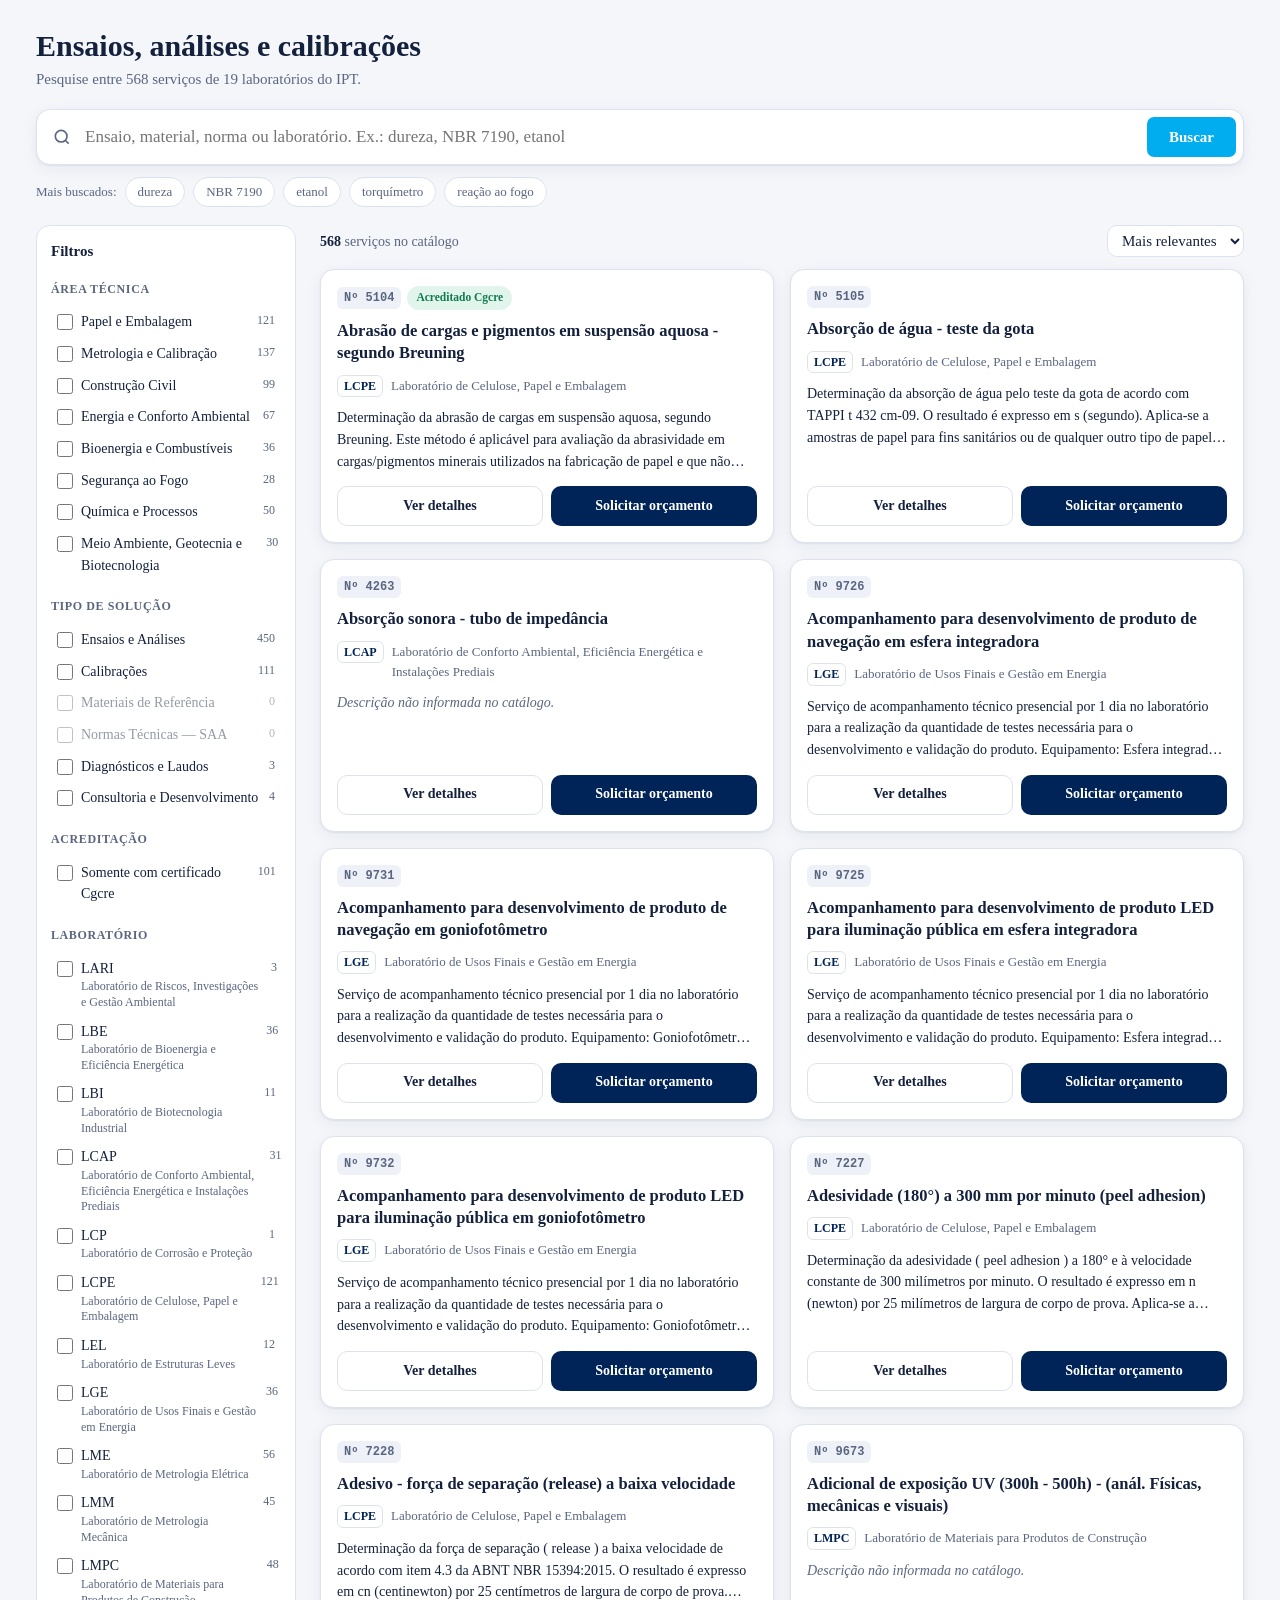
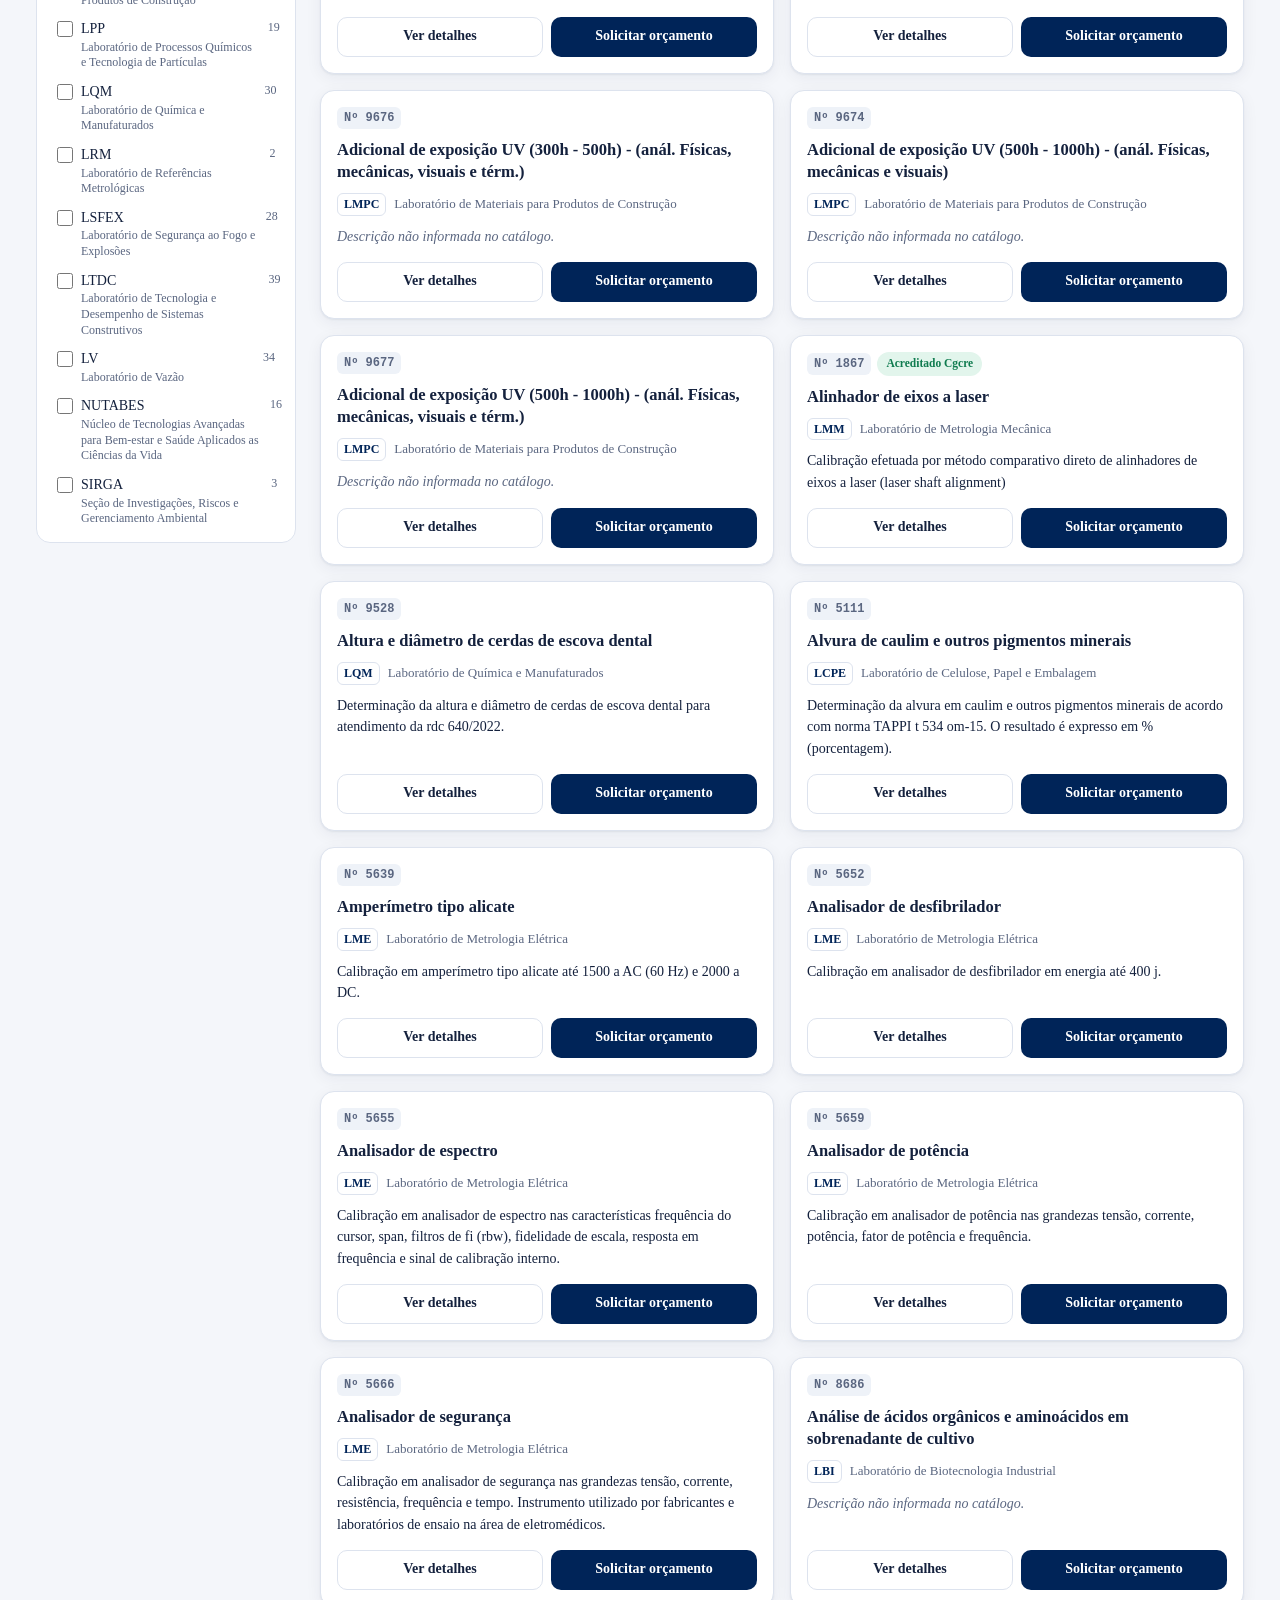
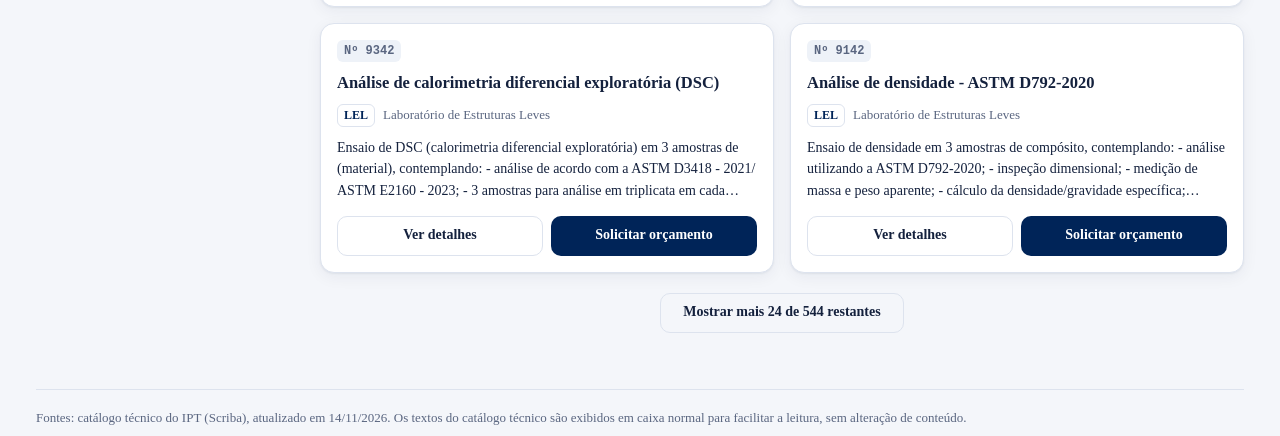
<file: loja-ipt-busca/publicar/index.html>
<!doctype html>
<html lang="pt-BR">
<head>
<meta charset="utf-8">
<meta name="viewport" content="width=device-width, initial-scale=1">
<title>Busca de Serviços IPT</title>
<meta name="description" content="Busca no catálogo de ensaios, análises e calibrações do IPT.">
<style>
html{-webkit-text-size-adjust:100%}
body{margin:0;background:#f4f6fa}
@media (prefers-color-scheme:dark){body{background:#0b1220}}
#busca-ipt{--fonte:system-ui,-apple-system,"Segoe UI",Roboto,"Helvetica Neue",Arial,sans-serif;min-height:100vh}
</style>
<style>
/* Busca de Serviços IPT: todo o estilo fica restrito a #busca-ipt. Para a identidade visual, altere só as variáveis. */
#busca-ipt{
  --fonte:inherit;        /* fonte do tema; troque se quiser outra */
  --topo-fixo:12px;       /* altura do cabeçalho fixo do tema + folga */
  --bg:#f4f6fa; --surface:#ffffff; --surface-2:#eef2f8; --line:#dde3ee;
  --text:#14213d; --muted:#5a6680; --primary:#002458; --primary-ink:#ffffff;
  --accent:#01adef; --accent-soft:#e3f6fe; --mark:#fff1b8; --ok:#0f7b4f; --ok-soft:#e2f5ec;
  --shadow:0 1px 2px rgba(16,32,64,.06),0 4px 16px rgba(16,32,64,.06);
  --radius:14px;
  color-scheme:light;
}
@media (prefers-color-scheme:dark){
#busca-ipt:not([data-theme="light"]){
    --bg:#0b1220; --surface:#131c2e; --surface-2:#1a2540; --line:#26324d;
    --text:#e7ecf6; --muted:#9aa7c2; --primary:#5cc8f5; --primary-ink:#06192f;
    --accent:#5cc8f5; --accent-soft:#12324a; --mark:#5a4a0f; --ok:#5fd3a0; --ok-soft:#12352a;
    --shadow:0 1px 2px rgba(0,0,0,.3),0 6px 20px rgba(0,0,0,.25);
    color-scheme:dark;
  }
}
#busca-ipt[data-theme="dark"]{
  --bg:#0b1220; --surface:#131c2e; --surface-2:#1a2540; --line:#26324d;
  --text:#e7ecf6; --muted:#9aa7c2; --primary:#5cc8f5; --primary-ink:#06192f;
  --accent:#5cc8f5; --accent-soft:#12324a; --mark:#5a4a0f; --ok:#5fd3a0; --ok-soft:#12352a;
  --shadow:0 1px 2px rgba(0,0,0,.3),0 6px 20px rgba(0,0,0,.25);
  color-scheme:dark;
}
/* Blindagem contra estilos do tema.
   :where() mantém a especificidade em (1,0,0): vence seletores de elemento e de classe do tema
   e perde para as regras da própria busca (#busca-ipt .bi-*), que vêm com (1,1,0). */
#busca-ipt :where(div,section,aside,article,form,details,summary,span,p,h1,h2,h3,dl,dt,dd,mark,label,dialog,button,input,select,a,svg){float:none;transform:none;columns:auto;text-shadow:none;letter-spacing:normal;text-transform:none;min-width:0}
#busca-ipt :where(h1,h2,h3,p,dl,dd,figure){margin:0;padding:0}
#busca-ipt :where(button){margin:0;padding:0;border:0;border-radius:0;background:none;box-shadow:none;width:auto;max-width:none;height:auto;min-height:0;display:inline-block;font:inherit;color:inherit;line-height:inherit;text-decoration:none;cursor:pointer}
#busca-ipt :where(input,select){margin:0;width:auto;max-width:100%;height:auto;min-height:0;box-shadow:none;font:inherit;color:inherit}
#busca-ipt :where(input[type=checkbox]){padding:0;border:initial;width:auto;height:auto;appearance:auto;-webkit-appearance:checkbox}
#busca-ipt :where(label){display:inline;margin:0;padding:0;font-weight:inherit}
#busca-ipt :where(a){text-decoration:none;box-shadow:none;border:0}
#busca-ipt :where(dialog){max-width:none;min-width:0;margin:auto;inset:0;position:fixed}
#busca-ipt :where(img,svg){max-width:100%}
#busca-ipt .bi-fonte{color:var(--muted);font-size:13px;padding:18px 0 8px;border-top:1px solid var(--line);margin-top:8px}
#busca-ipt,#busca-ipt *,#busca-ipt *::before,#busca-ipt *::after{box-sizing:border-box}
#busca-ipt{container:busca / inline-size;margin:0;background:var(--bg);color:var(--text);
  font-size:15px;line-height:1.55;font-family:var(--fonte)}
#busca-ipt a{color:inherit}
#busca-ipt button,#busca-ipt input,#busca-ipt select{font:inherit;color:inherit}
#busca-ipt .bi-wrap{max-width:1240px;margin:0 auto;padding:0 16px}
#busca-ipt .bi-hero{padding:28px 0 18px}
#busca-ipt .bi-hero .bi-titulo{margin:0 0 4px;font-size:clamp(22px,3.2vw,30px);line-height:1.2}
#busca-ipt .bi-hero p{margin:0 0 18px;color:var(--muted)}
#busca-ipt .bi-searchbox{position:relative}
#busca-ipt .bi-searchbox svg{position:absolute;left:16px;top:50%;transform:translateY(-50%);width:20px;height:20px;color:var(--muted);pointer-events:none}
#busca-ipt .bi-searchbox input{width:100%;height:56px;border-radius:var(--radius);border:1.5px solid var(--line);
  background:var(--surface);padding:0 48px 0 48px;font-size:17px;box-shadow:var(--shadow);outline:none}
#busca-ipt .bi-searchbox input:focus{border-color:var(--accent);box-shadow:0 0 0 4px var(--accent-soft)}
#busca-ipt input[type=search]::-webkit-search-cancel-button{-webkit-appearance:none;display:none}
#busca-ipt .bi-clear{position:absolute;right:10px;top:50%;transform:translateY(-50%);border:0;background:transparent;
  width:36px;height:36px;border-radius:50%;cursor:pointer;color:var(--muted);display:none}
#busca-ipt .bi-clear:hover{background:var(--surface-2)}
#busca-ipt .bi-examples{display:flex;flex-wrap:wrap;gap:8px;margin-top:12px;align-items:center;font-size:13px;color:var(--muted)}
#busca-ipt .bi-chip{border:1px solid var(--line);background:var(--surface);border-radius:999px;padding:4px 12px;cursor:pointer;font-size:13px}
#busca-ipt .bi-chip:hover{border-color:var(--accent)}
#busca-ipt .bi-layout{display:grid;grid-template-columns:260px 1fr;gap:24px;padding-bottom:48px}
@container busca (max-width:860px){
#busca-ipt .bi-layout{grid-template-columns:1fr}
}
#busca-ipt aside .bi-panel{background:var(--surface);border:1px solid var(--line);border-radius:var(--radius);padding:14px 14px 10px;position:sticky;top:var(--topo-fixo,12px)}
#busca-ipt aside details>summary{list-style:none;cursor:pointer;font-weight:600;display:flex;justify-content:space-between;align-items:center}
#busca-ipt aside details>summary::-webkit-details-marker{display:none}
#busca-ipt aside h3{font-size:12px;text-transform:uppercase;letter-spacing:.6px;color:var(--muted);margin:16px 0 8px}
#busca-ipt .bi-opt{display:flex;align-items:flex-start;gap:8px;padding:5px 6px;border-radius:8px;cursor:pointer;font-size:14px}
#busca-ipt .bi-opt:hover{background:var(--surface-2)}
#busca-ipt .bi-opt input{flex:none;width:16px;height:16px;margin-top:3px;accent-color:var(--accent)}
#busca-ipt .bi-opt .bi-n{margin-left:auto;color:var(--muted);font-size:12px;font-variant-numeric:tabular-nums}
#busca-ipt .bi-opt .bi-lbl{min-width:0}
#busca-ipt .bi-opt .bi-lbl small{display:block;color:var(--muted);font-size:12px;line-height:1.3}
#busca-ipt .bi-opt.bi-zero{opacity:.45}
#busca-ipt .bi-linkbtn{border:0;background:none;color:var(--accent);cursor:pointer;padding:6px 0;font-size:13px}
#busca-ipt .bi-bar{display:flex;flex-wrap:wrap;gap:10px;align-items:center;justify-content:space-between;margin-bottom:12px}
#busca-ipt .bi-count{font-size:14px;color:var(--muted)}
#busca-ipt .bi-count strong{color:var(--text)}
#busca-ipt .bi-bar select{border:1px solid var(--line);background:var(--surface);border-radius:10px;padding:6px 10px}
#busca-ipt .bi-notice{background:var(--accent-soft);border-radius:10px;padding:10px 14px;margin-bottom:12px;font-size:14px}
#busca-ipt .bi-notice button{border:0;background:none;padding:0;color:var(--accent);cursor:pointer;text-decoration:underline;font-weight:600}
#busca-ipt .bi-grid{display:grid;grid-template-columns:repeat(auto-fill,minmax(300px,1fr));gap:16px}
@container busca (max-width:400px){
#busca-ipt .bi-grid{grid-template-columns:1fr}
}
#busca-ipt .bi-card{background:var(--surface);border:1px solid var(--line);border-radius:var(--radius);padding:16px;
  display:flex;flex-direction:column;gap:10px;box-shadow:var(--shadow);min-width:0}
#busca-ipt .bi-card:hover{border-color:color-mix(in srgb,var(--accent) 45%,var(--line))}
#busca-ipt .bi-meta{display:flex;flex-wrap:wrap;gap:6px;align-items:center}
#busca-ipt .bi-code{font:600 12px/1 ui-monospace,SFMono-Regular,Menlo,Consolas,monospace;background:var(--surface-2);border-radius:6px;padding:5px 7px;color:var(--muted)}
#busca-ipt .bi-badge{font-size:11.5px;font-weight:600;border-radius:999px;padding:3px 9px;background:var(--ok-soft);color:var(--ok)}
#busca-ipt .bi-badge.bi-type{background:var(--surface-2);color:var(--muted);font-weight:500}
#busca-ipt .bi-card h2{font-size:16.5px;line-height:1.35;margin:0;overflow-wrap:anywhere}
#busca-ipt .bi-lab{display:flex;gap:8px;align-items:baseline;font-size:13px;color:var(--muted);min-width:0}
#busca-ipt .bi-sigla{flex:none;font-weight:700;color:var(--primary);font-size:12px;border:1px solid var(--line);border-radius:6px;padding:1px 6px}
#busca-ipt .bi-desc{margin:0;font-size:14px;color:var(--text);display:-webkit-box;-webkit-line-clamp:3;-webkit-box-orient:vertical;overflow:hidden;overflow-wrap:anywhere}
#busca-ipt .bi-desc.bi-none{color:var(--muted);font-style:italic}
#busca-ipt .bi-kw{display:flex;flex-wrap:wrap;gap:6px}
#busca-ipt .bi-kw span{font-size:12px;color:var(--muted);background:var(--surface-2);border-radius:6px;padding:2px 8px}
#busca-ipt .bi-actions{display:flex;gap:8px;margin-top:auto;padding-top:4px}
#busca-ipt .bi-btn{flex:1;display:inline-flex;justify-content:center;align-items:center;gap:6px;min-height:40px;border-radius:10px;
  font-weight:600;font-size:14px;text-decoration:none;cursor:pointer;border:1.5px solid transparent;white-space:normal;text-align:center;line-height:1.2;padding:6px 10px}
#busca-ipt .bi-btn.bi-sec{background:transparent;border-color:var(--line);color:var(--text)}
#busca-ipt .bi-btn.bi-sec:hover{border-color:var(--accent)}
#busca-ipt .bi-btn.bi-pri{background:var(--primary);color:var(--primary-ink)}
#busca-ipt .bi-btn.bi-pri:hover{filter:brightness(1.12)}
#busca-ipt mark{background:var(--mark);color:inherit;border-radius:3px;padding:0 1px}
#busca-ipt .bi-more{display:flex;justify-content:center;margin-top:20px}
#busca-ipt .bi-more .bi-btn{flex:none;padding:0 22px}
#busca-ipt .bi-empty{background:var(--surface);border:1px dashed var(--line);border-radius:var(--radius);padding:28px;text-align:center;color:var(--muted)}
#busca-ipt .bi-empty h2{color:var(--text);font-size:18px;margin:0 0 6px}
#busca-ipt dialog{border:0;padding:0;border-radius:18px;width:min(760px,calc(100vw - 24px));max-height:calc(100dvh - 24px);
  background:var(--surface);color:var(--text);box-shadow:0 20px 60px rgba(0,0,0,.35)}
#busca-ipt dialog::backdrop{background:rgba(8,16,32,.55)}
#busca-ipt .bi-dlg-head{position:sticky;top:0;background:var(--surface);padding:18px 20px 12px;border-bottom:1px solid var(--line);display:flex;gap:12px;align-items:flex-start}
#busca-ipt .bi-dlg-head h2{margin:6px 0 0;font-size:20px;line-height:1.3}
#busca-ipt .bi-x{margin-left:auto;flex:none;border:0;background:var(--surface-2);width:36px;height:36px;border-radius:50%;cursor:pointer;font-size:18px}
#busca-ipt .bi-dlg-body{padding:16px 20px 8px}
#busca-ipt .bi-dlg-body dl{display:grid;grid-template-columns:150px 1fr;gap:10px 16px;margin:0}
@media (max-width:560px){
#busca-ipt .bi-dlg-body dl{grid-template-columns:1fr;gap:2px}
#busca-ipt .bi-dlg-body dd{margin-bottom:10px}
}
#busca-ipt .bi-dlg-body dt{color:var(--muted);font-size:13px}
#busca-ipt .bi-dlg-body dd{margin:0;overflow-wrap:anywhere}
#busca-ipt .bi-dlg-body dd a{color:var(--accent);text-decoration:underline}
#busca-ipt .bi-dlg-foot{position:sticky;bottom:0;background:var(--surface);border-top:1px solid var(--line);padding:12px 20px;display:flex;gap:8px;flex-wrap:wrap}
#busca-ipt .bi-dlg-foot .bi-btn{flex:1 1 180px}
#busca-ipt .bi-norms{display:flex;flex-wrap:wrap;gap:6px}
#busca-ipt .bi-norms span{font:600 12px/1.4 ui-monospace,SFMono-Regular,Menlo,Consolas,monospace;background:var(--surface-2);border-radius:6px;padding:2px 8px}
#busca-ipt .bi-hint{font-size:12px;color:var(--muted)}
#busca-ipt .bi-sr{position:absolute;width:1px;height:1px;overflow:hidden;clip:rect(0 0 0 0)}
#busca-ipt .bi-badge.bi-compra{background:var(--accent-soft);color:var(--primary)}
#busca-ipt .bi-badge.bi-solic{background:var(--surface-2);color:var(--muted);font-weight:600}
#busca-ipt .bi-preco{margin:0;font-weight:700;font-size:16px;color:var(--text)}
#busca-ipt [hidden]{display:none!important}
#busca-ipt .bi-ativos{display:flex;flex-wrap:wrap;gap:8px;margin-bottom:12px}
#busca-ipt .bi-tag{display:inline-flex;align-items:center;gap:6px;border:1px solid var(--accent);background:var(--accent-soft);color:var(--primary);border-radius:999px;padding:5px 12px;font-size:13px;font-weight:600;cursor:pointer;line-height:1.2}
#busca-ipt .bi-tag span{font-size:11px;opacity:.75}
#busca-ipt .bi-tag:hover{filter:brightness(.97)}
#busca-ipt .bi-tag:focus-visible,#busca-ipt .bi-btn:focus-visible,#busca-ipt .bi-chip:focus-visible{outline:2px solid var(--accent);outline-offset:2px}
.busca-ipt-ancora{scroll-margin-top:96px}

/* ---------- caixa de busca com botão e sugestões ---------- */
#busca-ipt .bi-sobre{display:none}
#busca-ipt .bi-caixa{position:relative}
#busca-ipt .bi-searchbox{display:flex;align-items:center}
#busca-ipt .bi-searchbox input{padding-right:150px}
#busca-ipt .bi-buscar{position:absolute;right:8px;top:50%;transform:translateY(-50%);height:40px;padding:0 22px;border-radius:7px;background:var(--accent);color:var(--primary-ink);font-weight:600;font-size:15px;cursor:pointer}
#busca-ipt .bi-clear{right:118px}
#busca-ipt .bi-sugestoes{margin-top:18px;background:#fff;color:#0f1d30;border-radius:12px;overflow:hidden;box-shadow:0 12px 32px rgba(4,14,30,.28);text-align:left}
#busca-ipt .bi-sug-grupo{margin:0;padding:14px 18px 8px;font-size:11.5px;font-weight:600;letter-spacing:.12em;text-transform:uppercase;color:#59606d}
#busca-ipt .bi-sug{display:flex;align-items:center;gap:14px;padding:10px 18px;cursor:pointer;border-top:1px solid #eef0f3}
#busca-ipt .bi-sug-grupo + .bi-sug{border-top:0}
#busca-ipt .bi-sug:hover,#busca-ipt .bi-sug-ativa{background:#eaf3fb}
#busca-ipt .bi-sug-ic{flex:none;width:36px;height:36px;border-radius:7px;background:#eef0f3;display:flex;align-items:center;justify-content:center;color:#0f1d30;overflow:hidden}
#busca-ipt .bi-sug-ic:not(.bi-sug-foto){background:#fff;border:1px solid #dfe0e4}
#busca-ipt .bi-sug-ic img{width:100%;height:100%;object-fit:cover;display:block}
#busca-ipt .bi-sug-txt{flex:1;min-width:0}
#busca-ipt .bi-sug-txt b{display:block;font-weight:600;font-size:15px;line-height:1.35}
#busca-ipt .bi-sug-txt small{display:block;color:#59606d;font-size:13px;line-height:1.4;white-space:nowrap;overflow:hidden;text-overflow:ellipsis}
#busca-ipt .bi-sug-preco{flex:none;font-weight:700;font-size:15px;white-space:nowrap}
#busca-ipt .bi-sug-cgcre{flex:none;font-size:12.5px;font-weight:500;color:#0f6b45;border:1px solid #a9d8c2;border-radius:999px;padding:3px 10px;white-space:nowrap}
#busca-ipt .bi-sug-acao{flex:none;border:1px solid #d5d9df;border-radius:7px;padding:9px 14px;font-weight:600;font-size:13.5px;color:#0f1d30;text-decoration:none;white-space:nowrap;background:#fff}
#busca-ipt .bi-sug-acao.bi-sug-pri{background:#0b1f3a;border-color:#0b1f3a;color:#fff}
#busca-ipt .bi-sug-rodape{display:flex;justify-content:space-between;align-items:center;gap:8px 16px;flex-wrap:wrap;padding:12px 18px;background:#f6f7f9;border-top:1px solid #eef0f3;font-size:12.5px;color:#59606d}
#busca-ipt .bi-sug-todos{font-weight:600;font-size:14.5px;color:#0f1d30;cursor:pointer;text-align:left}
#busca-ipt .bi-sug-vazio{margin:0;padding:16px 18px;font-size:14.5px}
#busca-ipt .bi-sug-link{color:#1f7fb8;font-weight:600;text-decoration:underline;cursor:pointer}
@container busca (max-width:600px){
  #busca-ipt .bi-sug{flex-wrap:wrap}
  #busca-ipt .bi-sug-txt{flex-basis:calc(100% - 50px)}
  #busca-ipt .bi-sug-preco,#busca-ipt .bi-sug-cgcre{margin-left:50px}
  #busca-ipt .bi-sug-acao{margin-left:auto}
  #busca-ipt .bi-sug-rodape span{display:none}
  #busca-ipt .bi-searchbox input{padding-right:118px}
  #busca-ipt .bi-buscar{padding:0 14px}
  #busca-ipt .bi-clear{right:90px}
}

/* ---------- modo vitrine (seção escura da página da loja) ---------- */
#busca-ipt[data-layout="vitrine"]{--fonte:"IBM Plex Sans",Arial,"Helvetica Neue",sans-serif;--primary:#0b1f3a;--primary-ink:#0b1f3a;--accent:#2a9fd8;--accent-soft:#e3f2fb;--bg:#f6f7f9;--text:#0f1d30;--muted:#59606d;--line:#dfe0e4;--radius:10px;background:transparent}
#busca-ipt[data-layout="vitrine"] .bi-hero{background:#0b1f3a;color:#fff;padding:64px 0 60px}
#busca-ipt[data-layout="vitrine"] .bi-sobre{display:block;margin:0 0 12px;font-size:12px;font-weight:600;letter-spacing:.14em;text-transform:uppercase;color:#7ac7eb}
#busca-ipt[data-layout="vitrine"] .bi-hero .bi-titulo{color:#fff;font-size:clamp(28px,3.3vw,38px);font-weight:700;line-height:1.15;margin:0 0 14px;letter-spacing:-.01em}
#busca-ipt[data-layout="vitrine"] #bi-sub{color:#c6d3e2;font-size:16px;line-height:1.65;margin:0 0 26px;max-width:720px}
#busca-ipt[data-layout="vitrine"] .bi-caixa{max-width:704px}
#busca-ipt[data-layout="vitrine"] .bi-searchbox input{height:56px;border:0;border-radius:10px;box-shadow:0 6px 24px rgba(0,0,0,.25);font-size:17px}
#busca-ipt[data-layout="vitrine"] .bi-buscar{color:#0b1f3a}
#busca-ipt[data-layout="vitrine"] .bi-examples{margin-top:22px;color:#c6d3e2;font-size:14px}
#busca-ipt[data-layout="vitrine"] .bi-chip{background:transparent;border-color:rgba(214,228,242,.35);color:#e3ecf5;padding:7px 15px;font-size:14px}
#busca-ipt[data-layout="vitrine"] .bi-chip:hover{border-color:#7ac7eb}
#busca-ipt[data-layout="vitrine"] .bi-corpo{background:#f6f7f9;padding:36px 0 44px;scroll-margin-top:96px}
#busca-ipt[data-layout="vitrine"] .bi-btn.bi-pri{color:#fff}
#busca-ipt[data-layout="vitrine"] .bi-searchbox input{color:#0f1d30;background:#fff}
#busca-ipt[data-layout="vitrine"] .bi-searchbox input::placeholder{color:#6b7380}
#busca-ipt .bi-sugestoes .bi-sug-grupo,#busca-ipt .bi-sugestoes .bi-sug-vazio{margin:0}
#busca-ipt .bi-sugestoes{color:#0f1d30}
</style>
</head>
<body>
<div id="catalogo" class="busca-ipt-ancora">
<div id="busca-ipt" class="busca-ipt" data-dados="busca-servicos.json" data-layout="catalogo">
<section class="bi-hero" aria-label="Busca no catálogo técnico">
  <div class="bi-wrap">
    <p class="bi-sobre">Catálogo técnico + Loja</p>
    <h1 class="bi-titulo">Ensaios, análises e calibrações</h1>
    <p id="bi-sub">Pesquise no catálogo de serviços dos laboratórios do IPT.</p>
    <div class="bi-caixa">
      <form class="bi-searchbox" role="search" id="bi-form">
        <label class="bi-sr" for="bi-q">Buscar ensaio, material, norma ou laboratório</label>
        <svg viewBox="0 0 24 24" fill="none" stroke="currentColor" stroke-width="2" aria-hidden="true"><circle cx="11" cy="11" r="7"/><path d="m20 20-3.5-3.5"/></svg>
        <input id="bi-q" type="search" autocomplete="off" spellcheck="false" maxlength="200" role="combobox" aria-expanded="false" aria-controls="bi-sugestoes" aria-autocomplete="list"
          placeholder="Ensaio, material, norma ou laboratório. Ex.: dureza, NBR 7190, etanol">
        <button class="bi-clear" id="bi-clear" type="button" aria-label="Limpar busca">✕</button>
        <button class="bi-buscar" id="bi-buscar" type="submit">Buscar</button>
      </form>
      <div class="bi-sugestoes" id="bi-sugestoes" role="listbox" aria-label="Sugestões" hidden></div>
    </div>
    <div class="bi-examples" id="bi-examples"><span>Mais buscados:</span></div>
  </div>
</section>

<div class="bi-corpo" id="bi-resultados">
  <div class="bi-wrap">
  <div class="bi-layout">
    <aside>
      <div class="bi-panel">
        <details id="bi-filters" open>
          <summary>Filtros <span class="bi-hint" id="bi-factive"></span></summary>
          <h3>Área técnica</h3>
          <div id="bi-farea"></div>
          <h3>Tipo de solução</h3>
          <div id="bi-fsol"></div>
          <h3>Acreditação</h3>
          <label class="bi-opt"><input type="checkbox" id="bi-fcgcre"><span class="bi-lbl">Somente com certificado Cgcre</span><span class="bi-n" id="bi-ncgcre"></span></label>
          <div id="bi-gmod">
          <h3>Modalidade</h3>
          <div id="bi-fmod"></div>
          </div>
          <h3>Laboratório</h3>
          <div id="bi-flab"></div>
          <button class="bi-linkbtn" id="bi-freset" type="button">Limpar filtros</button>
        </details>
      </div>
    </aside>

    <section aria-labelledby="bi-count">
      <div class="bi-bar">
        <div class="bi-count" id="bi-count" aria-live="polite"></div>
        <label>
          <span class="bi-sr">Ordenar</span>
          <select id="bi-sort">
            <option value="rel">Mais relevantes</option>
            <option value="nome">Nome (A–Z)</option>
            <option value="cod">Código</option>
          </select>
        </label>
      </div>
      <div class="bi-ativos" id="bi-ativos" hidden></div>
      <div id="bi-notices"></div>
      <div class="bi-grid" id="bi-grid"></div>
      <div class="bi-more" id="bi-more"></div>
    </section>
  </div>
  <p class="bi-fonte" id="bi-foot"></p>
  </div>
</div>
<dialog id="bi-dlg" aria-labelledby="bi-dlg-title"></dialog>
</div>
</div>

<script>
/* Busca de Serviços IPT
   Catálogo de ensaios, análises e calibrações (origem: Scriba/Busca_EAC).
   A marcação vive em #busca-ipt. Catálogo técnico: window.BUSCA_IPT_DADOS (embutido) ou o JSON
   indicado em data-dados. Produtos da loja (opcional): <script type="application/json" id="bi-produtos">
   gerado pelo plugin WordPress, ou window.BUSCA_IPT_PRODUTOS. */
(function(){
"use strict";
const RAIZ = document.getElementById('busca-ipt');
if(!RAIZ) return;
function lerProdutos(){
  const el = document.getElementById('bi-produtos');
  if(el){ try{ const v = JSON.parse(el.textContent||'[]'); if(Array.isArray(v)) return v; }catch(e){ console.warn('Busca IPT: produtos inválidos', e); } }
  return Array.isArray(window.BUSCA_IPT_PRODUTOS) ? window.BUSCA_IPT_PRODUTOS : [];
}
const PRODUTOS = lerProdutos();

/* ===================== MAPA DE ÁREAS TÉCNICAS E TIPOS DE SOLUÇÃO =====================
   Único lugar a editar para mudar nomes, laboratórios ou o enquadramento dos produtos.
   id: usado nos endereços (?area=..., ?solucao=...) e nos links da página.
   Serviços do catálogo técnico entram na área pelo laboratório; produtos da loja pela
   categoria do WooCommerce ou pelo ID (PRODUTO_AREA / PRODUTO_SOLUCAO), sem alterar a loja. */
const AREAS = [
  {id:'papel-embalagem',         nome:'Papel e Embalagem',                         labs:['LCPE'],                        cats:[]},
  {id:'metrologia-calibracao',   nome:'Metrologia e Calibração',                   labs:['LME','LMM','LV','LRM'],        cats:['Energia e Metrologia']},
  {id:'construcao-civil',        nome:'Construção Civil',                          labs:['LMPC','LTDC','LEL'],           cats:['Materiais de Referência']},
  {id:'energia-conforto',        nome:'Energia e Conforto Ambiental',              labs:['LGE','LCAP'],                  cats:[]},
  {id:'bioenergia-combustiveis', nome:'Bioenergia e Combustíveis',                 labs:['LBE'],                         cats:[]},
  {id:'seguranca-fogo',          nome:'Segurança ao Fogo',                         labs:['LSFEX'],                       cats:[]},
  {id:'quimica-processos',       nome:'Química e Processos',                       labs:['LQM','LPP','LCP'],             cats:[]},
  {id:'meio-ambiente',           nome:'Meio Ambiente, Geotecnia e Biotecnologia',  labs:['LARI','SIRGA','LBI','NUTABES'], cats:['Geotecnia e Meio Ambiente','Bionano']},
];
const SOLUCOES = [
  {id:'ensaios-analises',            nome:'Ensaios e Análises'},
  {id:'calibracoes',                 nome:'Calibrações'},
  {id:'materiais-referencia',        nome:'Materiais de Referência'},
  {id:'normas-tecnicas',             nome:'Normas Técnicas — SAA'},
  {id:'diagnosticos-laudos',         nome:'Diagnósticos e Laudos'},
  {id:'consultoria-desenvolvimento', nome:'Consultoria e Desenvolvimento'},
];
/* Produtos sem categoria coerente na loja (IDs do WooCommerce em 15/11/2026). */
const PRODUTO_AREA    = {440:'meio-ambiente', 386:'meio-ambiente'};
const PRODUTO_SOLUCAO = {436:'materiais-referencia', 440:'diagnosticos-laudos'};
/* ==================================================================================== */
function iniciar(DADOS, semCatalogo){

/* ---------- texto: normalização e caixa ---------- */
const norm = s => (s||'').normalize('NFD').replace(/[̀-ͯ]/g,'').toLowerCase();
const STOP = new Set('a o as os e de da do das dos em no na nos nas para por com sem ao aos um uma ou se que sob ate pelo pela pelos pelas sua seu suas seus via entre conforme'.split(' '));
const SIGLAS = new Set(('ABNT NBR ISO ASTM IEC NM EN BS IPT CGCRE AGA UV AC DC CIE DIN IESNA LM CRL RBLE RBC CCA IRC TCC PCS DSC CCB CAL RTAC RTQ RTQAC HPLC TAPPI LED CISPR PTS PCI API RF MRPM NEA DN CUV TF FTIR FTP CMAR TRRF BSI PA CD IP EFT AM RLC TGA NT DMA JIS EAC CST RMN ANSI CEN NR TAG IA AWPA OM ICMS PFI PTB ND EMC INMETRO ABPM ANP ASME UL SAE OIML IPX IK TÜV NFPA UNE NEMA EPA OCDE OECD CONAMA ANVISA MAPA PBE ENCE IEEE GLP GNV BTU NOX SOX AEAC AEHC TOC COT ABCP LCPE LTDC LMM LME LV LQM LBE LGE LBI LCAP LCP LEL LMPC LPP LRM LSFEX LARI SIRGA NUTABES ASTMD').split(' '));
const UNID = {KV:'kV',MM:'mm',KG:'kg',CM:'cm',KN:'kN',GHZ:'GHz',HZ:'Hz',KHZ:'kHz',MHZ:'MHz',KPA:'kPa',MPA:'MPa',MG:'mg',MJ:'MJ',ML:'mL',PH:'pH',RPM:'rpm',KW:'kW',KWH:'kWh',MW:'MW',VA:'VA',KVA:'kVA',LUX:'lux'};
const PROPRIOS = new Set('janka rockwell brinell vickers shore breuning karl fischer cobb bekk klemm taber jokro pitot coriolis kjeldahl charpy izod los angeles abrams mullen schopper elmendorf gurley sheffield bendtsen martindale wyzenbeek venturi pfi'.split(' '));
function caso(s, titulo){
  if(!s) return '';
  let out = s.toLowerCase().replace(/[\p{L}\p{N}][\p{L}\p{N}\/\-]*/gu, w=>{
    const up = w.toUpperCase();
    if(SIGLAS.has(up) || /^[A-Z]+\d/i.test(up) && up.length<=12 && /\d/.test(up) && /[A-Z]/i.test(up) && !/^\d/.test(up)) return up;
    if(UNID[up]) return UNID[up];
    if(up.includes('/') && up.split('/').every(p=>SIGLAS.has(p))) return up;
    if(PROPRIOS.has(w) || (titulo && !STOP.has(w))) return w.charAt(0).toUpperCase()+w.slice(1);
    return w;
  });
  out = out.replace(/°c\b/g,'°C').replace(/°f\b/g,'°F').replace(/(\d)\s?ºc\b/g,'$1 ºC');
  if(!titulo) out = out.replace(/(^|[.!?:]\s+)(\p{Ll})/gu,(m,a,b)=>a+b.toUpperCase());
  return out;
}
const esc = s => String(s??'').replace(/[&<>"']/g,c=>({'&':'&amp;','<':'&lt;','>':'&gt;','"':'&quot;',"'":'&#39;'}[c]));
function marcar(texto, termos){
  const t = esc(texto);
  if(!termos.length) return t;
  return t.replace(/[\p{L}\p{N}]+/gu, w=>{
    const n = norm(w);
    return termos.some(v=> v.length>=2 && n.startsWith(v)) ? '<mark>'+w+'</mark>' : w;
  });
}
const tokens = s => norm(s).split(/[^a-z0-9]+/).filter(Boolean);

/* ---------- índice ---------- */
const TIPO_LOJA = 'Itens da Loja IPT';
const P = PRODUTOS.map(p=>{
  const cats = (p.categorias||[]).filter(Boolean), tags = (p.tags||[]).filter(Boolean);
  const o = {
    fonte:'loja', mod: p.compra ? 'compra' : 'solicitacao', registro:null, id:p.id,
    tipo_servico: TIPO_LOJA, nome:p.nome||'', descricao:p.descricao||'', palavras_chave:[...cats,...tags],
    laboratorios:[], certificados_cgcre:[], contato:{url:p.url}, url:p.url, preco:p.preco||'',
    carrinho:p.carrinho||'', compra:!!p.compra, sku:p.sku||'', categorias:cats, imagem:p.imagem||'',
    nomeV:p.nome||'', descV:p.descricao||'', kwV:cats, labsV:[], cgcre:false,
  };
  o.tNome = tokens(o.nome); o.tKw = tokens([...cats,...tags,o.sku].join(' ')); o.tDesc = tokens(o.descricao);
  o.tLab = tokens(cats.join(' ')); o.fNome = norm(o.nome); o.fAll = norm([o.nome,o.descricao,cats.join(' '),tags.join(' ')].join(' '));
  o.area = PRODUTO_AREA[p.id] || (AREAS.find(a=>a.cats.some(c=>cats.includes(c)))||{}).id || null;
  const nn = norm(o.nome);
  o.sol = PRODUTO_SOLUCAO[p.id]
    || (cats.some(c=>/^SAA/.test(c)) || /^saa\b/.test(nn) ? 'normas-tecnicas'
    : cats.includes('Materiais de Referência') ? 'materiais-referencia'
    : /^diagnostic/.test(nn) ? 'diagnosticos-laudos'
    : /^(ensaio|analise)/.test(nn) ? 'ensaios-analises' : null);
  return o;
});
const SC = DADOS.servicos.map(s=>{
  const lab = s.laboratorios;
  const o = {
    ...s, fonte:'scriba', mod:'solicitacao',
    nomeV: caso(s.nome),
    descV: caso(s.descricao||''),
    kwV: s.palavras_chave.map(k=>caso(k)),
    labsV: lab.map(l=>({sigla:l.sigla, nome:caso(l.nome,true)})),
    cgcre: s.certificados_cgcre.length>0,
  };
  o.tNome = tokens(s.nome); o.tKw = tokens(s.palavras_chave.join(' ')); o.tDesc = tokens(s.descricao||'');
  o.tLab = tokens(lab.map(l=>l.sigla+' '+l.nome).join(' '));
  o.fNome = norm(s.nome); o.fAll = norm([s.nome,s.descricao,s.palavras_chave.join(' ')].join(' '));
  return o;
});
SC.forEach(s=>{
  s.area = (AREAS.find(a=>s.laboratorios.some(l=>a.labs.includes(l.sigla)))||{}).id || null;
  const nn = norm(s.nome), tudo = norm(s.nome+' '+(s.descricao||''));
  s.sol = s.tipo_servico==='Serviços tecnológicos'
    ? (/(diagnostic|identificac|parecer)/.test(nn) ? 'diagnosticos-laudos' : 'consultoria-desenvolvimento')
    : (tudo.includes('calibra') ? 'calibracoes' : 'ensaios-analises');
});
const S = [...P, ...SC];
const NOME_AREA = Object.fromEntries(AREAS.map(a=>[a.id,a.nome])), NOME_SOL = Object.fromEntries(SOLUCOES.map(x=>[x.id,x.nome]));
const VOCAB = new Set(); S.forEach(s=>[s.tNome,s.tKw,s.tDesc,s.tLab].forEach(a=>a.forEach(t=>VOCAB.add(t))));
const VOCARR = [...VOCAB];
const USE = DADOS.use.map(u=>({termo:u.termo, use:u.use, n:norm(u.termo), nu:norm(u.use)}));
const LABS = (()=>{const m=new Map();S.forEach(s=>s.labsV.forEach(l=>{if(!m.has(l.sigla))m.set(l.sigla,l.nome)}));return [...m].sort((a,b)=>a[0].localeCompare(b[0]))})();
const MODS = [['compra','Compra direta','Preço definido, compra imediata'],['solicitacao','Solicitação de serviço','Avaliação técnica e orçamento']];

function lev(a,b,max){
  if(Math.abs(a.length-b.length)>max) return max+1;
  let prev = Array.from({length:b.length+1},(_,i)=>i);
  for(let i=1;i<=a.length;i++){
    const cur=[i]; let best=i;
    for(let j=1;j<=b.length;j++){
      cur[j]=Math.min(prev[j]+1,cur[j-1]+1,prev[j-1]+(a[i-1]===b[j-1]?0:1));
      if(cur[j]<best) best=cur[j];
    }
    if(best>max) return max+1;
    prev=cur;
  }
  return prev[b.length];
}
function variantes(t){
  const v=new Set([t]);
  if(t.length>4){
    if(t.endsWith('oes')||t.endsWith('aes')) v.add(t.slice(0,-3)+'ao');
    if(t.endsWith('eis')) v.add(t.slice(0,-3)+'el');
    if(t.endsWith('ais')) v.add(t.slice(0,-3)+'al');
    if(t.endsWith('es')) v.add(t.slice(0,-2));
    if(t.endsWith('s')) v.add(t.slice(0,-1));
  }
  return [...v];
}
const casa = (arr,v) => v.length<3 ? arr.includes(v) : arr.some(x=>x.startsWith(v));
const conhecido = v => v.length<3 ? VOCAB.has(v) : VOCARR.some(x=>x.startsWith(v));

function analisar(q, semCorrecao){
  const frases=[]; q = q.replace(/["“”']([^"“”']+)["“”']/g,(m,f)=>{frases.push(norm(f).trim());return ' '});
  const brutos = tokens(q);
  const termos=[], corrigidos=[];
  for(const t of brutos){
    if(STOP.has(t) && brutos.length>1) continue;
    let vs = variantes(t);
    if(!semCorrecao && !/^\d+$/.test(t) && !vs.some(conhecido) && t.length>=4){
      const max = t.length>=7?2:1; let best=[],bd=max+1;
      for(const w of VOCARR){ if(w.length<3) continue; const d=lev(t,w,max); if(d<bd){bd=d;best=[w]} else if(d===bd&&best.length<4) best.push(w) }
      if(bd<=max){ corrigidos.push([t,best[0]]); vs = best; }
    }
    termos.push({t,vs});
  }
  return {frases,termos,corrigidos};
}
function pontuar(s,a,modo){
  let score=0, hit=0;
  for(const f of a.frases){ if(!s.fAll.includes(f)) return 0; score += s.fNome.includes(f)?30:12; }
  for(const {t,vs} of a.termos){
    let sc=0;
    if(/^\d+$/.test(t) && String(s.registro)===t) sc=100;
    if(s.sku && norm(s.sku)===t) sc=100;
    for(const v of vs){
      if(casa(s.tNome,v)) sc=Math.max(sc, s.tNome.includes(v)?14:10);
      if(casa(s.tKw,v)) sc=Math.max(sc, 7);
      if(casa(s.tLab,v)) sc=Math.max(sc, 5);
      if(casa(s.tDesc,v)) sc=Math.max(sc, 3);
    }
    if(sc){hit++; score+=sc} else if(modo==='e') return 0;
  }
  if(a.termos.length && !hit) return 0;
  if(s.tNome.length && a.termos.length && a.termos.every(({vs})=>vs.some(v=>casa(s.tNome,v)))) score+=8;
  if(score && s.fonte==='loja') score+=4;  // itens da loja têm ação imediata
  return score;
}
function sinonimos(qn){
  if(qn.length<4) return [];
  return USE.filter(u=> u.n===qn || (qn.length>=5 && u.n.includes(qn)) || (u.n.length>=5 && qn.includes(u.n)) || tokens(u.n).includes(qn))
            .filter(u=> u.nu!==qn).slice(0,3);
}

/* ---------- estado ---------- */
const VITRINE = RAIZ.dataset.layout === 'vitrine';
const st = {q:'', labs:new Set(), tipos:new Set(), mods:new Set(), areas:new Set(), sols:new Set(), cgcre:false, sort:'rel', shown:24, ou:false, aberto:!VITRINE};
const CHAVES_URL = ['q','lab','tipo','mod','area','solucao','cgcre','ordem','servico'];
const $ = id => document.getElementById('bi-'+id);
function lerURL(){
  try{
    const p = new URLSearchParams(location.search);
    st.q = p.get('q')||''; st.cgcre = p.get('cgcre')==='1'; st.sort = p.get('ordem')||'rel';
    (p.get('lab')||'').split(',').filter(Boolean).forEach(x=>st.labs.add(x));
    (p.get('tipo')||'').split(',').filter(Boolean).forEach(x=>st.tipos.add(x));
    (p.get('mod')||'').split(',').filter(x=>x==='compra'||x==='solicitacao').forEach(x=>st.mods.add(x));
    (p.get('area')||'').split(',').filter(x=>NOME_AREA[x]).forEach(x=>st.areas.add(x));
    (p.get('solucao')||'').split(',').filter(x=>NOME_SOL[x]).forEach(x=>st.sols.add(x));
    if(['q','area','solucao','lab','mod','cgcre','servico'].some(k=>p.get(k))) st.aberto = true;
    return p.get('servico');
  }catch(e){return null}
}
function gravarURL(servico){
  try{
    const p = new URLSearchParams(location.search);
    CHAVES_URL.forEach(k=>p.delete(k));
    if(st.q) p.set('q',st.q);
    if(st.labs.size) p.set('lab',[...st.labs].join(','));
    if(st.tipos.size) p.set('tipo',[...st.tipos].join(','));
    if(st.mods.size) p.set('mod',[...st.mods].join(','));
    if(st.areas.size) p.set('area',[...st.areas].join(','));
    if(st.sols.size) p.set('solucao',[...st.sols].join(','));
    if(st.cgcre) p.set('cgcre','1');
    if(st.sort!=='rel') p.set('ordem',st.sort);
    if(servico) p.set('servico',servico);
    const qs = p.toString();
    history.replaceState(history.state,'',location.pathname+(qs?('?'+qs):'')+location.hash);
  }catch(e){}
}

/* ---------- busca ---------- */
let ultimo = {lista:[], termosMarca:[]};
function buscar(){
  const q = st.q.trim();
  const syn = sinonimos(norm(q));
  const a = analisar(q, syn.length>0);
  const vazio = !a.frases.length && !a.termos.length;
  let pontos = new Map(), modo='e', notas=[], extras=[];
  if(semCatalogo) notas.push('O catálogo técnico está temporariamente indisponível. Mostrando apenas os itens da Loja IPT.');
  if(!vazio){
    S.forEach(s=>{const p=pontuar(s,a,'e'); if(p) pontos.set(s,p)});
    syn.forEach(u=>{
      const b = analisar(u.use);
      S.forEach(s=>{const p=pontuar(s,b,'e'); if(p) pontos.set(s, Math.max(pontos.get(s)||0, p*0.8))});
      extras.push(...b.termos);
    });
    if(syn.length) notas.push('Incluindo resultados do termo preferido '+syn.map(u=>'<strong>'+esc(u.use)+'</strong>').join(', ')+' ('+syn.map(u=>esc(caso(u.termo))).join(', ')+' → use '+syn.map(u=>esc(u.use)).join(', ')+').');
    if(!pontos.size && a.termos.length>1){
      modo='ou';
      S.forEach(s=>{const p=pontuar(s,a,'ou'); if(p) pontos.set(s,p)});
      if(pontos.size) notas.push('Nenhum resultado contém todos os termos. Mostrando os que contêm pelo menos um deles.');
    }
    if(a.corrigidos.length) notas.push('Buscando por '+a.corrigidos.map(([o,c])=>'<strong>'+esc(c)+'</strong> em vez de “'+esc(o)+'”').join(', ')+'.');
  }
  const base = vazio ? S.slice() : [...pontos.keys()];
  const passa = (s,ignorar) => (ignorar==='lab'||!st.labs.size||s.laboratorios.some(l=>st.labs.has(l.sigla)))
    && (ignorar==='tipo'||!st.tipos.size||st.tipos.has(s.tipo_servico)) && (ignorar==='cgcre'||!st.cgcre||s.cgcre)
    && (ignorar==='mod'||!st.mods.size||st.mods.has(s.mod))
    && (ignorar==='area'||!st.areas.size||st.areas.has(s.area))
    && (ignorar==='sol'||!st.sols.size||st.sols.has(s.sol));
  const cont = {lab:new Map(), tipo:new Map(), mod:new Map(), area:new Map(), sol:new Map(), cgcre:0};
  base.forEach(s=>{
    if(passa(s,'lab')) s.laboratorios.forEach(l=>cont.lab.set(l.sigla,(cont.lab.get(l.sigla)||0)+1));
    if(passa(s,'tipo')) cont.tipo.set(s.tipo_servico,(cont.tipo.get(s.tipo_servico)||0)+1);
    if(passa(s,'cgcre') && s.cgcre) cont.cgcre++;
    if(passa(s,'mod')) cont.mod.set(s.mod,(cont.mod.get(s.mod)||0)+1);
    if(passa(s,'area') && s.area) cont.area.set(s.area,(cont.area.get(s.area)||0)+1);
    if(passa(s,'sol') && s.sol) cont.sol.set(s.sol,(cont.sol.get(s.sol)||0)+1);
  });
  let lista = base.filter(s=>passa(s));
  const chave=s=>s.nomeV.replace(/^[^\p{L}]+/u,'');
  const porNome=(x,y)=>chave(x).localeCompare(chave(y),'pt');
  const lojaAntes=(x,y)=>(y.fonte==='loja')-(x.fonte==='loja');
  if(st.sort==='nome') lista.sort(porNome);
  else if(st.sort==='cod') lista.sort((x,y)=>(x.registro??1e9)-(y.registro??1e9)||porNome(x,y));
  else lista.sort(vazio?((x,y)=>lojaAntes(x,y)||porNome(x,y)):((x,y)=>pontos.get(y)-pontos.get(x)||porNome(x,y)));
  const termosMarca = [...new Set([...a.termos.concat(extras).flatMap(x=>x.vs), ...a.frases.flatMap(f=>tokens(f))])].filter(v=>v.length>=2 && !STOP.has(v));
  ultimo = {lista, termosMarca};
  render(lista, cont, notas, vazio, termosMarca);
  $('resultados').hidden = !st.aberto;
  renderSugestoes();
}

/* ---------- render ---------- */
function cardLoja(s,tm){
  const selo = s.compra ? '<span class="bi-badge bi-compra">Compra direta</span>' : '<span class="bi-badge bi-solic">Solicitação de serviço</span>';
  const onde = s.categorias.length ? `<div class="bi-lab"><span>${marcar(s.categorias.join(' · '),tm)}</span></div>` : '';
  const desc = s.descV ? `<p class="bi-desc">${marcar(s.descV,tm)}</p>` : '';
  const preco = s.compra && s.preco ? `<p class="bi-preco">${esc(s.preco)}</p>` : '';
  const acao = s.compra
    ? (s.carrinho ? `<a class="bi-btn bi-pri" href="${esc(s.carrinho)}">Adicionar ao carrinho</a>` : `<a class="bi-btn bi-pri" href="${esc(s.url)}">Ver opções</a>`)
    : `<a class="bi-btn bi-pri" href="${esc(s.url)}">Solicitar orçamento</a>`;
  return `<article class="bi-card bi-card-loja">
    <div class="bi-meta"><span class="bi-code">Loja IPT</span>${selo}</div>
    <h2>${marcar(s.nomeV,tm)}</h2>
    ${onde}
    ${desc}
    ${preco}
    <div class="bi-actions">
      <a class="bi-btn bi-sec" href="${esc(s.url)}">Ver detalhes</a>
      ${acao}
    </div>
  </article>`;
}
function card(s,tm){
  if(s.fonte==='loja') return cardLoja(s,tm);
  const desc = s.descV ? `<p class="bi-desc">${marcar(s.descV,tm)}</p>` : `<p class="bi-desc bi-none">Descrição não informada no catálogo.</p>`;
  const kws = s.kwV.length ? `<div class="bi-kw">${s.kwV.slice(0,4).map(k=>`<span>${marcar(k,tm)}</span>`).join('')}</div>` : '';
  const labs = s.labsV.map(l=>`<div class="bi-lab"><span class="bi-sigla">${esc(l.sigla)}</span><span>${marcar(l.nome,tm)}</span></div>`).join('');
  return `<article class="bi-card">
    <div class="bi-meta"><span class="bi-code">Nº ${s.registro}</span>
      ${s.cgcre?'<span class="bi-badge" title="Serviço com acreditação Cgcre/Inmetro">Acreditado Cgcre</span>':''}
      ${s.tipo_servico!=='Ensaios, análises e calibrações correntes'?`<span class="bi-badge bi-type">${esc(s.tipo_servico)}</span>`:''}
    </div>
    <h2>${marcar(s.nomeV,tm)}</h2>
    ${labs}
    ${desc}
    ${kws}
    <div class="bi-actions">
      <button class="bi-btn bi-sec" type="button" data-det="${s.registro}">Ver detalhes</button>
      <a class="bi-btn bi-pri" href="${esc(s.contato.url)}" target="_blank" rel="noopener">Solicitar orçamento</a>
    </div>
  </article>`;
}
function opcoes(el, itens, sel, cont, nome){
  el.innerHTML = itens.map(([v,rot,sub])=>{
    const n = cont.get(v)||0;
    return `<label class="bi-opt${n||sel.has(v)?'':' bi-zero'}"><input type="checkbox" data-f="${nome}" value="${esc(v)}" ${sel.has(v)?'checked':''}>
      <span class="bi-lbl">${esc(rot)}${sub?`<small>${esc(sub)}</small>`:''}</span><span class="bi-n">${n}</span></label>`;
  }).join('');
}
function render(lista, cont, notas, vazio, tm){
  const n = lista.length;
  const semFiltro = vazio && !st.labs.size && !st.tipos.size && !st.mods.size && !st.areas.size && !st.sols.size && !st.cgcre;
  $('count').innerHTML = semFiltro
    ? (P.length && SC.length ? `<strong>${n}</strong> itens: ${SC.length} serviços do catálogo técnico e ${P.length} da Loja IPT`
       : P.length ? `<strong>${n}</strong> itens da Loja IPT` : `<strong>${n}</strong> serviços no catálogo`)
    : `<strong>${n}</strong> ${n===1?'resultado':'resultados'}${st.q.trim()?` para “${esc(st.q.trim())}”`:''}`;
  $('notices').innerHTML = notas.map(t=>`<div class="bi-notice">${t}</div>`).join('');
  $('grid').innerHTML = lista.slice(0,st.shown).map(s=>card(s,tm)).join('');
  $('more').innerHTML = n>st.shown ? `<button class="bi-btn bi-sec" type="button" id="bi-maisbtn">Mostrar mais ${Math.min(24,n-st.shown)} de ${n-st.shown} restantes</button>` : '';
  if(!n){
    const temForm = !!formularioContato();
    const termo = st.q.trim();
    const msg = termo ? `Busquei no catálogo técnico por "${termo}" e não encontrei o que preciso. Descrição da necessidade: ` : 'Não encontrei no catálogo técnico o que preciso. Descrição da necessidade: ';
    const acao = temForm
      ? `<button class="bi-btn bi-pri" type="button" style="display:inline-flex;padding:0 18px" data-preencher-contato="${esc(msg)}" data-contato-rotulo="${esc(termo ? '“'+termo+'”' : 'catálogo técnico')}">Descrever minha necessidade ao IPT</button>`
      : `<a class="bi-btn bi-pri" style="display:inline-flex;padding:0 18px" href="https://ipt.br/contato" target="_blank" rel="noopener">Falar com o IPT</a>`;
    $('grid').innerHTML = `<div class="bi-empty" style="grid-column:1/-1"><h2>Nenhum resultado encontrado</h2>
      <p>Tente outra palavra, use o singular ou remova filtros. Alguns laboratórios atendem demandas que não estão neste catálogo.</p>
      <p>${acao}</p></div>`;
  }
  opcoes($('flab'), LABS.map(([sg,nm])=>[sg,sg,nm]), st.labs, cont.lab, 'lab');
  opcoes($('farea'), AREAS.map(a=>[a.id,a.nome]), st.areas, cont.area, 'area');
  opcoes($('fsol'), SOLUCOES.map(x=>[x.id,x.nome]), st.sols, cont.sol, 'sol');
  renderAtivos();
  if(P.length) opcoes($('fmod'), MODS, st.mods, cont.mod, 'mod');
  $('fcgcre').checked = st.cgcre; $('ncgcre').textContent = cont.cgcre;
  const nf = st.labs.size+st.tipos.size+st.mods.size+st.areas.size+st.sols.size+(st.cgcre?1:0);
  $('factive').textContent = nf ? nf+(nf===1?' ativo':' ativos') : '';
  $('freset').style.display = nf ? '' : 'none';
  $('clear').style.display = st.q ? 'block' : 'none';
  $('sort').value = st.sort;
}

function renderAtivos(){
  const tags = [
    ...[...st.areas].map(v=>['area',v,'Área: '+NOME_AREA[v]]),
    ...[...st.sols].map(v=>['sol',v,'Tipo: '+NOME_SOL[v]]),
    ...[...st.mods].map(v=>['mod',v,v==='compra'?'Compra direta':'Solicitação de serviço']),
    ...(st.cgcre?[['cgcre','1','Acreditado Cgcre']]:[]),
    ...[...st.labs].map(v=>['lab',v,'Laboratório: '+v]),
  ];
  $('ativos').innerHTML = tags.map(([f,v,rot])=>`<button type="button" class="bi-tag" data-remover="${f}" data-valor="${esc(v)}" aria-label="Remover filtro ${esc(rot)}">${esc(rot)} <span aria-hidden="true">✕</span></button>`).join('');
  $('ativos').hidden = !tags.length;
}

/* ---------- sugestões (modo vitrine) ---------- */
let sugAtiva = -1, sugItens = [];
const ICONE_CAL = '<svg viewBox="0 0 24 24" width="18" height="18" fill="none" stroke="currentColor" stroke-width="1.8" stroke-linecap="round"><circle cx="12" cy="13" r="8"/><path d="M12 13l3-3M10 2h4"/></svg>';
const ICONE_ENS = '<svg viewBox="0 0 24 24" width="18" height="18" fill="none" stroke="currentColor" stroke-width="1.8" stroke-linecap="round" stroke-linejoin="round"><path d="M9 3h6M10 3v6L4.6 18.6A1.6 1.6 0 0 0 6 21h12a1.6 1.6 0 0 0 1.4-2.4L14 9V3"/></svg>';
function fecharSugestoes(){ $('sugestoes').hidden = true; $('q').setAttribute('aria-expanded','false'); $('q').removeAttribute('aria-activedescendant'); sugAtiva = -1; }
function renderSugestoes(){
  const caixa = $('sugestoes');
  if(!VITRINE || st.aberto || !st.q.trim() || document.activeElement !== $('q')){ fecharSugestoes(); return; }
  const tm = ultimo.termosMarca, L = ultimo.lista;
  const compra = L.filter(s=>s.fonte==='loja' && s.compra).slice(0,3);
  const outros = L.filter(s=>!(s.fonte==='loja' && s.compra)).slice(0,4);
  sugItens = [...compra, ...outros];
  const linha = (s,i) => {
    const loja = s.fonte==='loja';
    const ic = loja ? (s.imagem ? `<img src="${esc(s.imagem)}" alt="">` : '') : (s.sol==='calibracoes' ? ICONE_CAL : ICONE_ENS);
    const sub = loja ? esc(s.categorias.join(' · ') || 'Loja IPT') : `${esc(s.labsV.map(l=>l.sigla).join(', '))} · ${esc(s.labsV[0] ? s.labsV[0].nome : '')}`;
    const lado = loja && s.compra ? `<span class="bi-sug-preco">${esc(s.preco)}</span>` : (s.cgcre ? `<span class="bi-sug-cgcre">Cgcre ${esc((s.certificados_cgcre[0]||{}).codigo||'')}</span>` : '');
    const acao = loja && s.compra
      ? (s.carrinho ? `<a class="bi-sug-acao bi-sug-pri" href="${esc(s.carrinho)}">Adicionar ao carrinho</a>` : `<a class="bi-sug-acao bi-sug-pri" href="${esc(s.url)}">Ver opções</a>`)
      : `<a class="bi-sug-acao" href="${esc(loja ? s.url : s.contato.url)}"${loja?'':' target="_blank" rel="noopener"'}>Solicitar orçamento</a>`;
    return `<div class="bi-sug${i===sugAtiva?' bi-sug-ativa':''}" role="option" id="bi-sug-${i}" data-sug="${i}" aria-selected="${i===sugAtiva}">
      <span class="bi-sug-ic${loja?' bi-sug-foto':''}">${ic}</span>
      <span class="bi-sug-txt"><b>${marcar(s.nomeV,tm)}</b><small>${sub}</small></span>
      ${lado}${acao}</div>`;
  };
  let h = '';
  if(compra.length) h += `<p class="bi-sug-grupo">Compra direta · preço fixo</p>` + compra.map((s,i)=>linha(s,i)).join('');
  if(outros.length) h += `<p class="bi-sug-grupo">Serviços técnicos · sob orçamento</p>` + outros.map((s,i)=>linha(s,compra.length+i)).join('');
  if(!sugItens.length){
    const msg = `Busquei no catálogo técnico por "${st.q.trim()}" e não encontrei o que preciso. Descrição da necessidade: `;
    h = `<p class="bi-sug-vazio">Nenhum resultado para “${esc(st.q.trim())}”.${formularioContato()?` <button type="button" class="bi-sug-link" data-preencher-contato="${esc(msg)}" data-contato-rotulo="${esc('“'+st.q.trim()+'”')}">Descrever minha necessidade ao IPT</button>`:''}</p>`;
  }
  h += `<div class="bi-sug-rodape"><button type="button" class="bi-sug-todos" data-ver-todos>Ver todos os resultados para “${esc(st.q.trim())}”</button><span>↑↓ navegar · Enter abrir · Esc fechar</span></div>`;
  caixa.innerHTML = h; caixa.hidden = false; $('q').setAttribute('aria-expanded','true');
  if(sugAtiva>=0) $('q').setAttribute('aria-activedescendant','bi-sug-'+sugAtiva); else $('q').removeAttribute('aria-activedescendant');
}
function abrirSugestao(i){
  const s = sugItens[i]; if(!s) return;
  if(s.fonte==='loja') { location.href = s.url; return; }
  fecharSugestoes(); detalhes(s.registro);
}
function confirmarBusca(){
  fecharSugestoes(); st.aberto = true; st.shown = 24;
  buscar(); gravarURL(); if(VITRINE) rolarPara($('resultados'));
}

/* ---------- integração com a página (blocos de área e categoria, formulário de contato) ---------- */
function formularioContato(){
  return document.querySelector('[data-busca-contato]') || document.querySelector('.wpforms-form') || null;
}
function topoFixo(){
  const v = parseFloat(getComputedStyle(RAIZ).getPropertyValue('--topo-fixo'));
  return isNaN(v) ? 12 : v;
}
function rolarPara(el){
  if(!el) return;
  const y = el.getBoundingClientRect().top + window.scrollY - topoFixo() - 8;
  window.scrollTo({top:Math.max(0,y), behavior: matchMedia('(prefers-reduced-motion: reduce)').matches ? 'auto' : 'smooth'});
}
function aplicarFiltro({area, solucao, termo}){
  st.areas.clear(); st.sols.clear(); st.labs.clear(); st.tipos.clear(); st.mods.clear(); st.cgcre=false;
  if(area && NOME_AREA[area]) st.areas.add(area);
  if(solucao && NOME_SOL[solucao]) st.sols.add(solucao);
  st.q = termo || ''; $('q').value = st.q; st.shown = 24; st.aberto = true;
  buscar(); gravarURL(); rolarPara(VITRINE ? $('resultados') : RAIZ);
}
function preencherContato(texto, rotulo, prefixo){
  const f = formularioContato(); if(!f) return false;
  const faixa = document.querySelector('[data-sua-busca]');
  if(faixa){ const alvo = faixa.querySelector('[data-sua-busca-texto]'); if(alvo) alvo.textContent = rotulo || texto;
    const pre = faixa.querySelector('[data-sua-busca-prefixo]'); if(pre) pre.textContent = prefixo || 'Sua busca:'; faixa.hidden = false; faixa.dataset.textoInserido = texto; }
  const campo = f.querySelector('textarea') || f.querySelector('input[type="text"]');
  if(campo){
    campo.value = texto;
    campo.dispatchEvent(new Event('input',{bubbles:true})); campo.dispatchEvent(new Event('change',{bubbles:true}));
  }
  rolarPara(f);
  const vazio = [...f.querySelectorAll('input:not([type=hidden]):not([type=submit]),textarea')].find(x=>!x.value);
  setTimeout(()=>{ try{ (vazio||campo).focus({preventScroll:true}); }catch(_){ } }, 450);
  return true;
}
document.addEventListener('click', e=>{
  const alvo = e.target.closest('[data-busca-area],[data-busca-solucao],[data-busca-termo]');
  if(alvo){ e.preventDefault(); aplicarFiltro({area:alvo.dataset.buscaArea, solucao:alvo.dataset.buscaSolucao, termo:alvo.dataset.buscaTermo}); return; }
  const ct = e.target.closest('[data-preencher-contato]');
  if(ct && preencherContato(ct.dataset.preencherContato, ct.dataset.contatoRotulo, ct.dataset.contatoPrefixo)) { e.preventDefault(); return; }
  const rm = e.target.closest('[data-sua-busca-remover]');
  if(rm){ e.preventDefault(); const faixa = rm.closest('[data-sua-busca]'); const f = formularioContato();
    const campo = f && (f.querySelector('textarea') || f.querySelector('input[type="text"]'));
    if(campo && faixa && campo.value.indexOf(faixa.dataset.textoInserido || '\u0000') === 0) campo.value = campo.value.slice(faixa.dataset.textoInserido.length);
    if(faixa) faixa.hidden = true; return; }
  const fo = e.target.closest('[data-busca-foco]');
  if(fo){ e.preventDefault(); rolarPara(RAIZ); setTimeout(()=>{ try{ $('q').focus({preventScroll:true}); }catch(_){ } }, 450); return; }
});
document.addEventListener('submit', e=>{
  const f = e.target.closest('form[data-busca-ipt]'); if(!f) return;
  e.preventDefault();
  const campo = f.querySelector('[name="q"]') || f.querySelector('input[type="search"],input[type="text"]');
  aplicarFiltro({termo: campo ? campo.value.trim() : ''});
});

/* ---------- detalhes ---------- */
function normas(t){
  const re = /\b(?:ABNT\s+)?(?:NBR(?:\s+(?:ISO|IEC|NM))*(?:\/IEC)?|ISO(?:\/IEC)?|IEC|ASTM|DIN(?:\s+EN)?(?:\s+ISO)?|BS(?:\s+EN)?|EN(?:\s+ISO)?|NM(?:\s+ISO)?|TAPPI|CISPR|ANSI|JIS|AWPA|IESNA\s+LM|UL)\s*[A-Z]?\s?\d[\dA-Z.\-\/]*(?:\s*-\s*\d+)?/g;
  return [...new Set((t||'').match(re)||[])].map(x=>x.replace(/\s+/g,' ').trim());
}
function detalhes(reg){
  const s = S.find(x=>String(x.registro)===String(reg)); if(!s) return;
  const tm = ultimo.termosMarca, nm = normas(s.descricao);
  const certs = s.certificados_cgcre.map(c=>`<a href="${esc(c.url)}" target="_blank" rel="noopener">${esc(c.codigo)} (PDF)</a>`).join(' · ');
  $('dlg').innerHTML = `
    <div class="bi-dlg-head"><div>
      <div class="bi-meta"><span class="bi-code">Nº ${s.registro}</span>${s.cgcre?'<span class="bi-badge">Acreditado Cgcre</span>':''}<span class="bi-badge bi-type">${esc(s.tipo_servico)}</span></div>
      <h2 id="bi-dlg-title">${marcar(s.nomeV,tm)}</h2></div>
      <button class="bi-x" type="button" data-close aria-label="Fechar">✕</button></div>
    <div class="bi-dlg-body"><dl>
      <dt>Descrição</dt><dd>${s.descV?marcar(s.descV,tm):'<span class="bi-hint">Não informada no catálogo.</span>'}</dd>
      ${nm.length?`<dt>Normas citadas</dt><dd><div class="bi-norms">${nm.map(x=>`<span>${esc(x)}</span>`).join('')}</div><div class="bi-hint">Identificadas automaticamente no texto da descrição.</div></dd>`:''}
      <dt>Laboratório${s.labsV.length>1?'s':''}</dt><dd>${s.labsV.map(l=>`<strong>${esc(l.sigla)}</strong> · ${esc(l.nome)}`).join('<br>')}</dd>
      ${s.kwV.length?`<dt>Palavras-chave</dt><dd>${s.kwV.map(k=>marcar(k,tm)).join(' · ')}</dd>`:''}
      ${certs?`<dt>Certificado Cgcre</dt><dd>${certs}</dd>`:''}
      <dt>Código no Scriba</dt><dd>${s.registro}</dd>
    </dl></div>
    <div class="bi-dlg-foot">
      <a class="bi-btn bi-pri" href="${esc(s.contato.url)}" target="_blank" rel="noopener">Solicitar orçamento</a>
      <button class="bi-btn bi-sec" type="button" data-copy="${s.registro}">Copiar link deste serviço</button>
    </div>`;
  if(!$('dlg').open) $('dlg').showModal();
  gravarURL(s.registro);
}

/* ---------- eventos ---------- */
let tmr;
$('q').addEventListener('input', e=>{ st.q=e.target.value; st.shown=24; sugAtiva=-1; clearTimeout(tmr); tmr=setTimeout(()=>{buscar(); if(st.aberto) gravarURL();},140); });
$('form').addEventListener('submit', e=>{ e.preventDefault();
  if(VITRINE && !$('sugestoes').hidden && sugAtiva>=0){ abrirSugestao(sugAtiva); return; }
  st.q = $('q').value; confirmarBusca(); });
$('q').addEventListener('keydown', e=>{
  if($('sugestoes').hidden) return;
  if(e.key==='ArrowDown' || e.key==='ArrowUp'){ e.preventDefault(); const n = sugItens.length; if(!n) return;
    sugAtiva = e.key==='ArrowDown' ? (sugAtiva+1)%n : (sugAtiva<=0 ? n-1 : sugAtiva-1); renderSugestoes();
    const el = document.getElementById('bi-sug-'+sugAtiva); if(el) el.scrollIntoView({block:'nearest'}); }
  else if(e.key==='Escape'){ e.preventDefault(); fecharSugestoes(); }
});
$('q').addEventListener('focus', ()=>{ if(VITRINE && !st.aberto && st.q.trim()) renderSugestoes(); });
document.addEventListener('click', e=>{ if(!$('sugestoes').hidden && !e.target.closest('.bi-caixa')) fecharSugestoes(); });
$('clear').addEventListener('click', ()=>{ st.q=''; $('q').value=''; st.shown=24;
  if(VITRINE && !st.areas.size && !st.sols.size && !st.labs.size && !st.mods.size && !st.cgcre) st.aberto=false;
  buscar(); gravarURL(); $('q').focus(); });
$('sort').addEventListener('change', e=>{ st.sort=e.target.value; buscar(); gravarURL(); });
$('fcgcre').addEventListener('change', e=>{ st.cgcre=e.target.checked; st.shown=24; buscar(); gravarURL(); });
$('freset').addEventListener('click', ()=>{ st.labs.clear(); st.tipos.clear(); st.mods.clear(); st.areas.clear(); st.sols.clear(); st.cgcre=false; st.shown=24; buscar(); gravarURL(); });
RAIZ.addEventListener('change', e=>{
  const f=e.target.dataset.f; if(!f) return;
  const set = {lab:st.labs, mod:st.mods, area:st.areas, sol:st.sols}[f] || st.tipos;
  e.target.checked?set.add(e.target.value):set.delete(e.target.value);
  st.shown=24; buscar(); gravarURL();
});
RAIZ.addEventListener('click', e=>{
  const rm=e.target.closest('[data-remover]');
  if(rm){ const f=rm.dataset.remover, v=rm.dataset.valor;
    if(f==='cgcre') st.cgcre=false; else ({area:st.areas, sol:st.sols, mod:st.mods, lab:st.labs}[f]).delete(v);
    st.shown=24; buscar(); gravarURL(); return; }
  const d=e.target.closest('[data-det]'); if(d){detalhes(d.dataset.det);return}
  if(e.target.closest('[data-close]')){$('dlg').close();return}
  const c=e.target.closest('[data-copy]');
  if(c){
    let url=location.href; try{const u=new URL(location.href);CHAVES_URL.forEach(k=>u.searchParams.delete(k));u.searchParams.set('servico',c.dataset.copy);url=u.href}catch(_){}
    const ok=()=>{c.textContent='Link copiado'};
    try{navigator.clipboard.writeText(url).then(ok,()=>{c.textContent=url})}catch(_){c.textContent=url}
    return;
  }
  if(e.target.id==='bi-maisbtn'){ st.shown+=24; buscar(); }
  if(e.target.closest('[data-ver-todos]')){ confirmarBusca(); return; }
  const sg=e.target.closest('[data-sug]'); if(sg && !e.target.closest('a')){ abrirSugestao(+sg.dataset.sug); return; }
  const ch=e.target.closest('[data-ex]'); if(ch){ st.q=ch.dataset.ex; $('q').value=st.q; confirmarBusca(); }
});
$('dlg').addEventListener('click', e=>{ if(e.target===$('dlg')) $('dlg').close(); });
$('dlg').addEventListener('close', ()=>gravarURL());
if(RAIZ.clientWidth < 860) $('filters').open=false;

/* ---------- início ---------- */
['dureza','NBR 7190','etanol','torquímetro','reação ao fogo'].forEach(x=>{
  const b=document.createElement('button'); b.type='button'; b.className='bi-chip'; b.dataset.ex=x; b.textContent=x; $('examples').appendChild(b);
});
const m = DADOS.meta || {};
if(!P.length) { const g=$('gmod'); if(g) g.hidden=true; }
if(!$('sub').dataset.fixo) $('sub').innerHTML = VITRINE
  ? `${m.servicos_unicos||0} serviços de ${m.laboratorios||0} laboratórios${P.length?` e ${P.length} produtos da loja`:''}, pesquisados em uma única caixa.<br>Digite um ensaio, material, norma ou laboratório.`
  : (SC.length ? `Pesquise entre ${m.servicos_unicos} serviços de ${m.laboratorios} laboratórios do IPT${P.length?` e ${P.length} itens da Loja IPT`:''}.` : `Pesquise entre ${P.length} itens da Loja IPT.`);
const data = m.coletado_em ? m.coletado_em.split('-').reverse().join('/') : '';
$('foot').textContent = `Fontes: catálogo técnico do IPT (Scriba)${data?`, atualizado em ${data}`:''}${P.length?', e produtos da Loja IPT':''}. Os textos do catálogo técnico são exibidos em caixa normal para facilitar a leitura, sem alteração de conteúdo.`;
const servicoURL = lerURL();
$('q').value = st.q;
buscar();
if(servicoURL) detalhes(servicoURL);
window.BUSCA_IPT = {servicos:SC, produtos:P, todos:S, buscar, analisar, filtrar:aplicarFiltro, areas:AREAS, solucoes:SOLUCOES};
RAIZ.dataset.buscaPronta = '1';
document.documentElement.dataset.buscaPronta = '1';
}

function falha(err){
  console.error('Busca IPT: falha ao carregar dados', err);
  if(PRODUTOS.length && !RAIZ.dataset.buscaPronta){
    try{ iniciar({meta:{servicos_unicos:0,laboratorios:0,coletado_em:''},servicos:[],use:[]}, true); return; }catch(e){ console.error(e); }
  }
  const g = document.getElementById('bi-grid');
  if(g) g.innerHTML = '<div class="bi-empty" style="grid-column:1/-1"><h2>Não foi possível carregar o catálogo</h2><p>Tente novamente em alguns instantes ou <a href="https://ipt.br/contato" target="_blank" rel="noopener">fale com o IPT</a>.</p></div>';
}
const embutidos = window.BUSCA_IPT_DADOS;
const fonte = RAIZ.getAttribute('data-dados');
(embutidos ? Promise.resolve(embutidos)
  : fetch(fonte, {cache:'no-cache', credentials:'same-origin'}).then(r=>{ if(!r.ok) throw new Error('HTTP '+r.status); return r.json(); }))
  .then(iniciar).catch(falha);
})();
</script>
</body>
</html>
</file>
